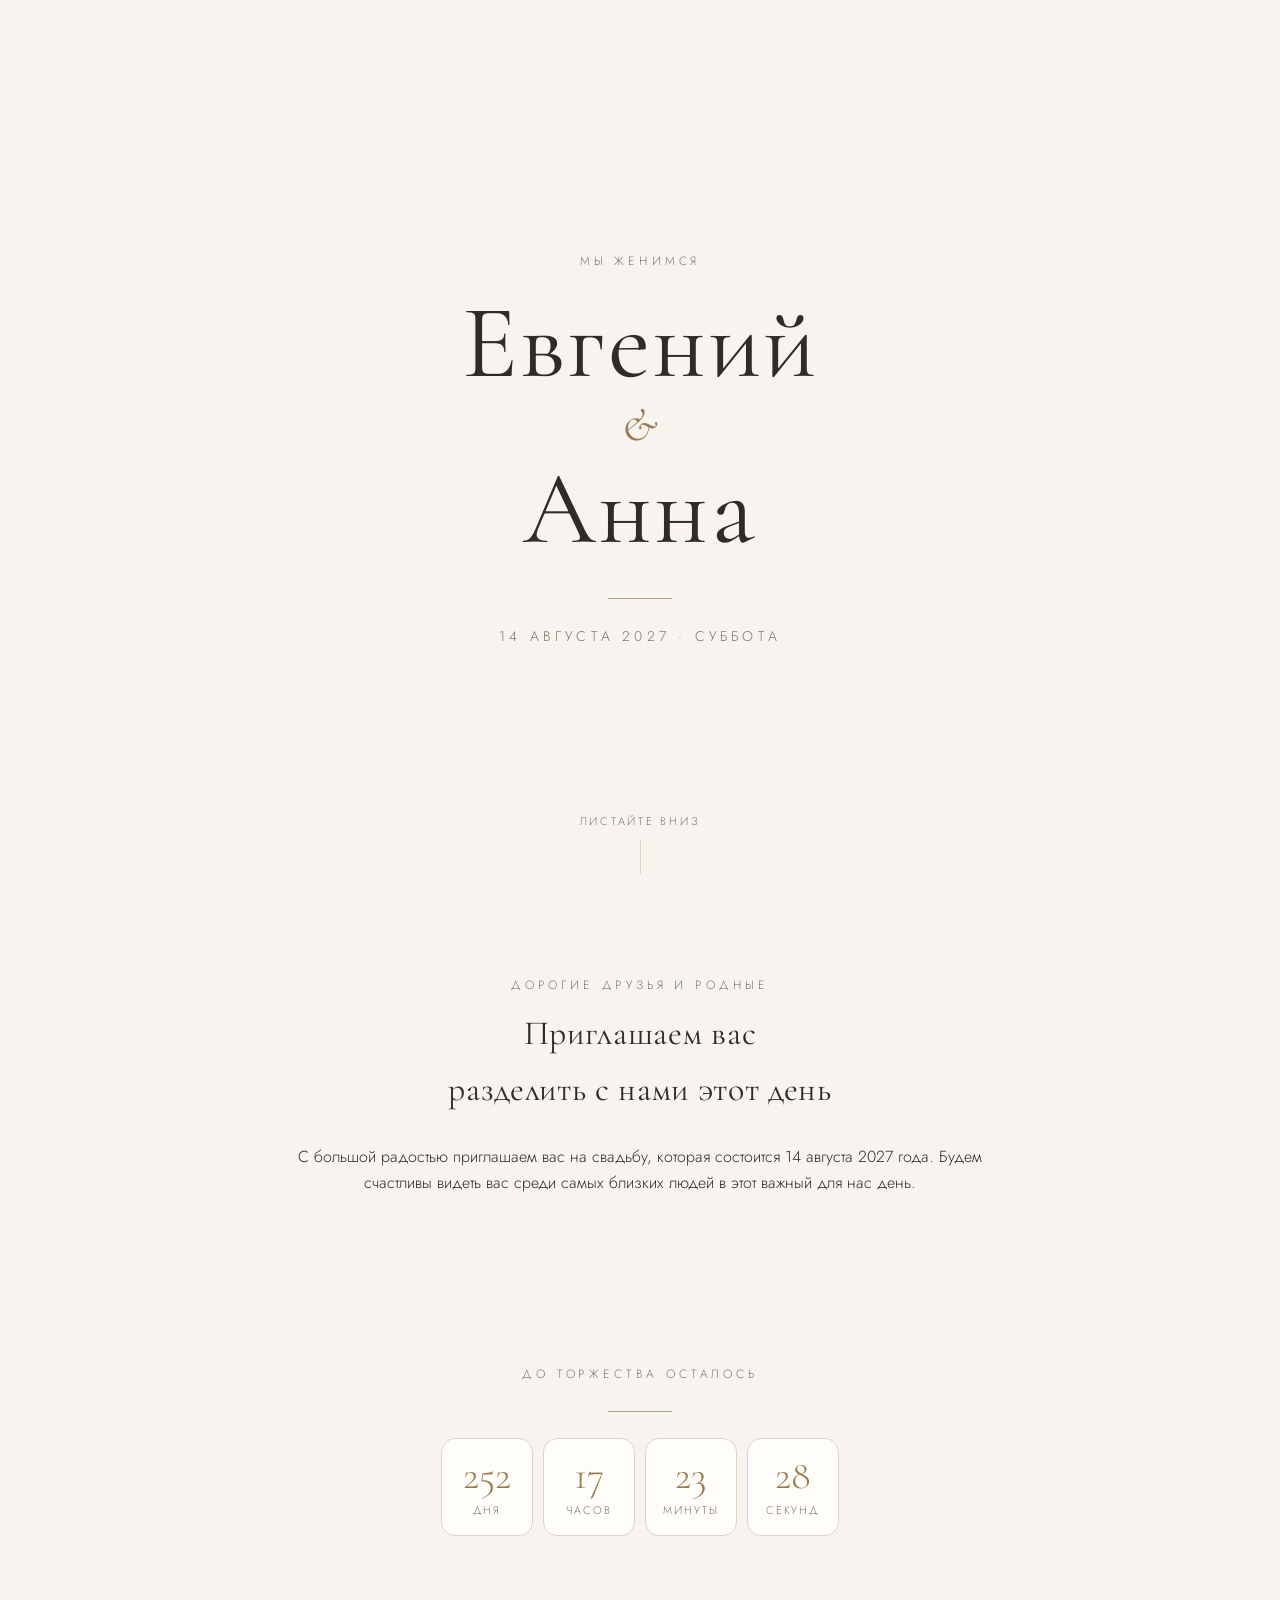
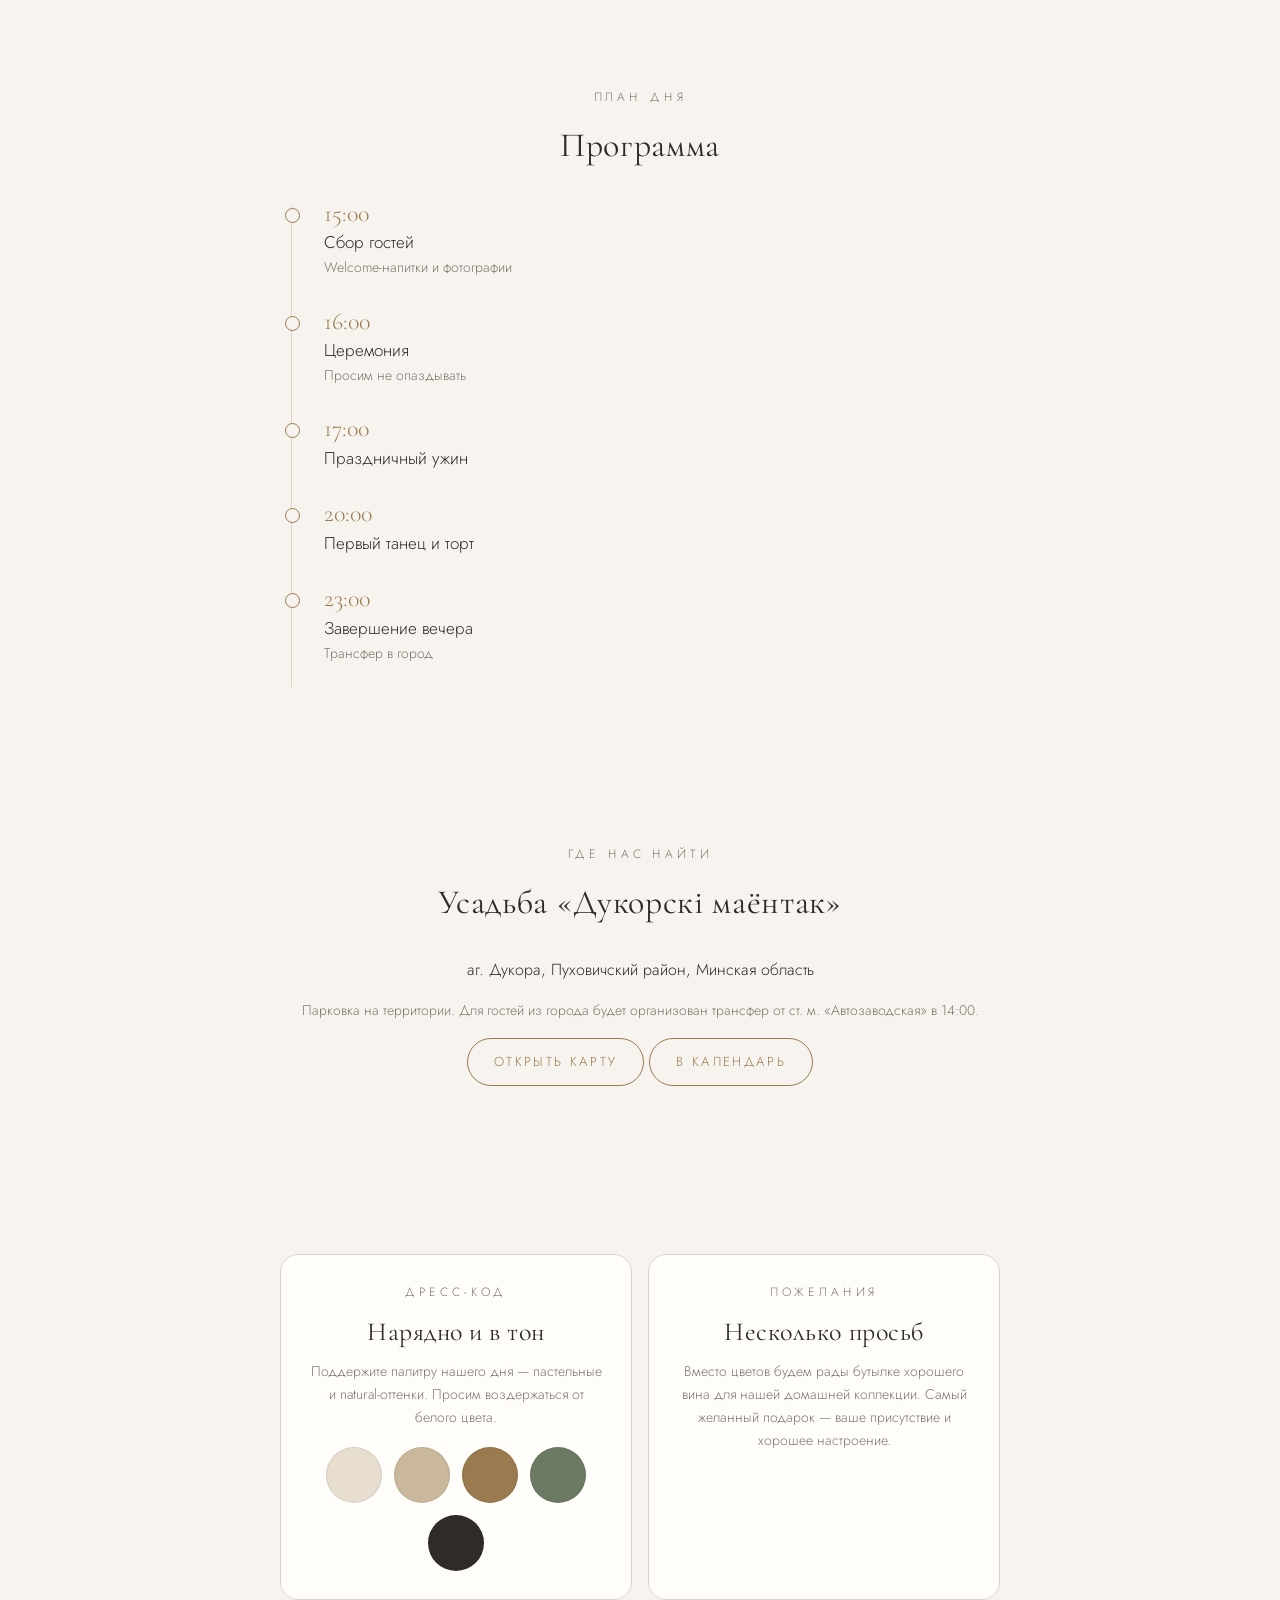
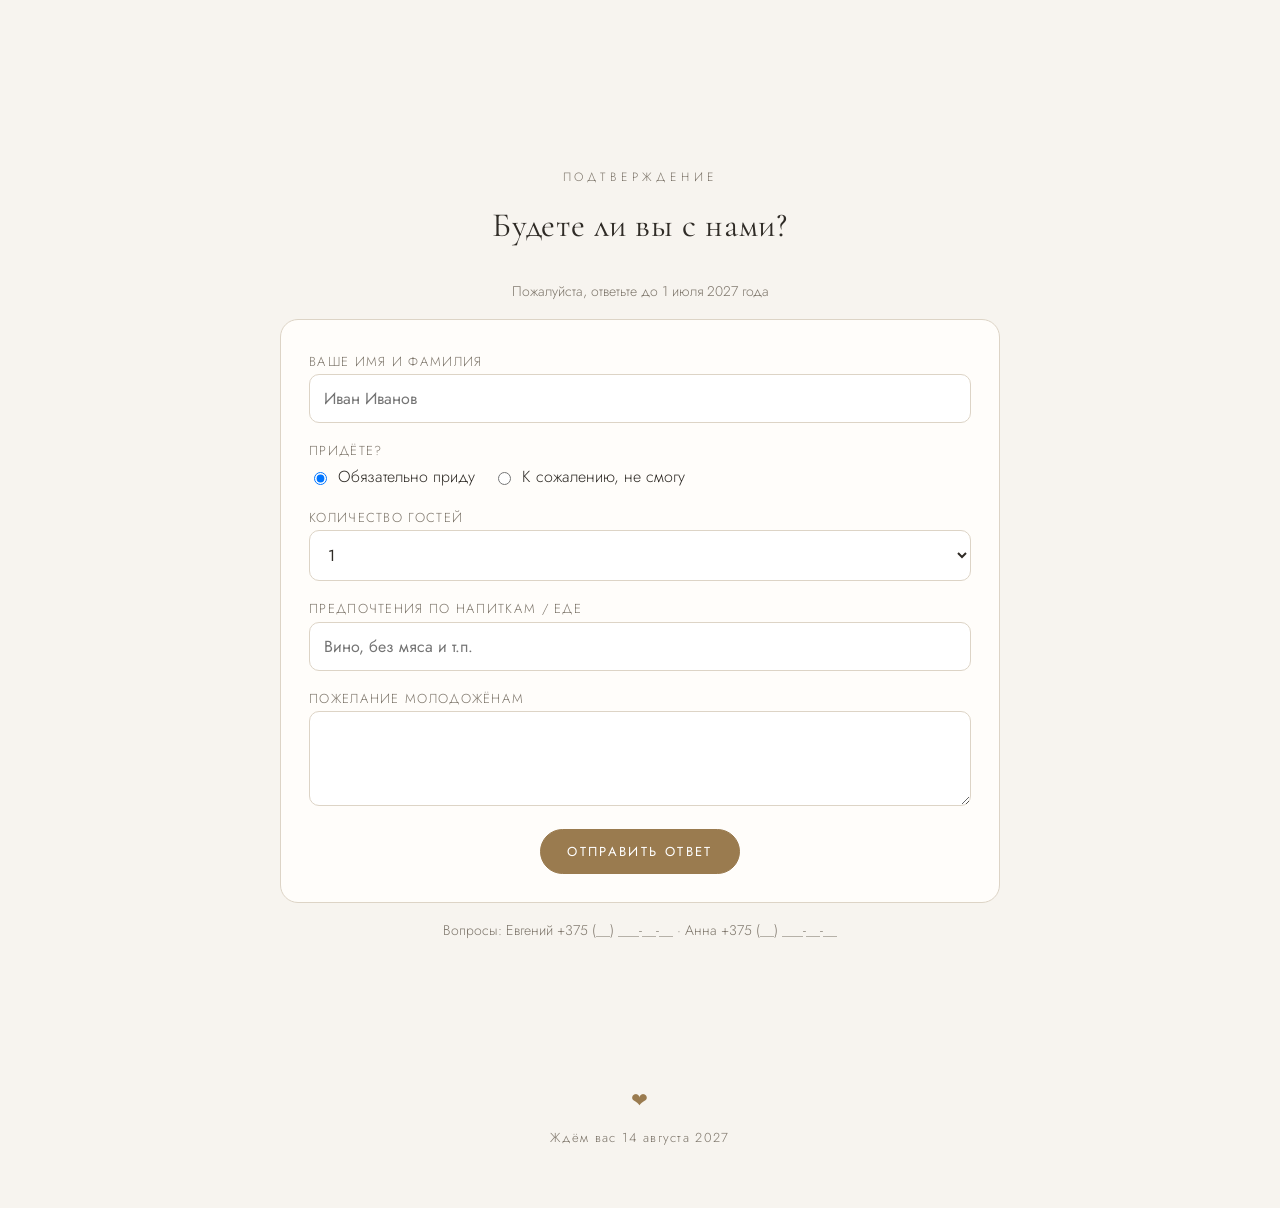
<file: index.html>
<!DOCTYPE html>
<html lang="ru">
<head>
<meta charset="utf-8">
<meta name="viewport" content="width=device-width, initial-scale=1">
<title>Приглашение на свадьбу</title>
<meta name="description" content="Приглашаем вас на нашу свадьбу">
<link rel="preconnect" href="https://fonts.googleapis.com">
<link rel="preconnect" href="https://fonts.gstatic.com" crossorigin>
<link href="https://fonts.googleapis.com/css2?family=Cormorant+Garamond:ital,wght@0,300;0,400;0,600;1,300&family=Jost:wght@300;400;500&display=swap" rel="stylesheet">
<style>
  :root{
    --bg:#f7f4ef;
    --ink:#2f2b26;
    --muted:#7d756a;
    --accent:#9a7b4f;
    --line:#ddd4c6;
    --card:#fffdfa;
  }
  *{box-sizing:border-box}
  html{scroll-behavior:smooth}
  body{
    margin:0;background:var(--bg);color:var(--ink);
    font-family:'Jost',system-ui,sans-serif;font-weight:300;
    line-height:1.65;-webkit-font-smoothing:antialiased;
  }
  h1,h2,h3,.serif{font-family:'Cormorant Garamond',Georgia,serif;font-weight:400;letter-spacing:.02em}
  section{padding:76px 20px;max-width:760px;margin:0 auto}
  .center{text-align:center}
  .eyebrow{
    text-transform:uppercase;letter-spacing:.32em;font-size:12px;color:var(--muted);
  }
  h2{font-size:34px;margin:10px 0 26px}
  p{margin:0 0 16px}

  /* ---------- HERO ---------- */
  .hero{
    min-height:100svh;display:flex;flex-direction:column;align-items:center;justify-content:center;
    text-align:center;padding:40px 20px;position:relative;
    background:
      linear-gradient(180deg,rgba(247,244,239,.55),rgba(247,244,239,.92)),
      var(--hero-img) center/cover no-repeat;
  }
  .hero .names{font-size:clamp(46px,13vw,104px);line-height:1.02;margin:18px 0 10px}
  .hero .amp{display:block;font-style:italic;font-size:.45em;color:var(--accent);margin:6px 0}
  .hero .date{letter-spacing:.3em;text-transform:uppercase;font-size:14px;color:var(--muted)}
  .rule{width:64px;height:1px;background:var(--accent);margin:26px auto;opacity:.7}
  .scroll{position:absolute;bottom:26px;font-size:11px;letter-spacing:.25em;color:var(--muted);text-transform:uppercase}
  .scroll::after{content:"";display:block;width:1px;height:34px;background:var(--line);margin:10px auto 0;animation:drop 1.8s infinite}
  @keyframes drop{0%,100%{opacity:.3;transform:scaleY(.5)}50%{opacity:1;transform:scaleY(1)}}

  /* ---------- COUNTDOWN ---------- */
  .countdown{display:flex;gap:10px;justify-content:center;flex-wrap:wrap;margin-top:8px}
  .cd-cell{
    background:var(--card);border:1px solid var(--line);border-radius:14px;
    padding:16px 10px;min-width:92px;
  }
  .cd-num{font-family:'Cormorant Garamond',serif;font-size:40px;line-height:1;color:var(--accent)}
  .cd-lbl{font-size:11px;letter-spacing:.18em;text-transform:uppercase;color:var(--muted);margin-top:6px}

  /* ---------- TIMELINE ---------- */
  .timeline{list-style:none;padding:0;margin:0;position:relative}
  .timeline::before{content:"";position:absolute;left:11px;top:6px;bottom:6px;width:1px;background:var(--line)}
  .timeline li{position:relative;padding:0 0 28px 44px}
  .timeline li::before{
    content:"";position:absolute;left:5px;top:8px;width:13px;height:13px;border-radius:50%;
    background:var(--bg);border:1px solid var(--accent);
  }
  .t-time{color:var(--accent);font-family:'Cormorant Garamond',serif;font-size:24px;line-height:1.2}
  .t-title{font-size:17px}
  .t-note{color:var(--muted);font-size:14px}

  /* ---------- CARDS ---------- */
  .card{
    background:var(--card);border:1px solid var(--line);border-radius:18px;padding:28px;margin-bottom:16px;
  }
  .grid2{display:grid;gap:16px;grid-template-columns:1fr 1fr}
  @media(max-width:620px){.grid2{grid-template-columns:1fr}}
  .btn{
    display:inline-block;border:1px solid var(--accent);color:var(--accent);
    padding:12px 26px;border-radius:999px;text-decoration:none;font-size:13px;
    letter-spacing:.18em;text-transform:uppercase;background:transparent;cursor:pointer;
    transition:.25s;font-family:'Jost',sans-serif;
  }
  .btn:hover{background:var(--accent);color:#fff}
  .btn-solid{background:var(--accent);color:#fff}
  .btn-solid:hover{background:#80653f;border-color:#80653f}

  /* ---------- DRESS CODE ---------- */
  .palette{display:flex;gap:12px;justify-content:center;flex-wrap:wrap;margin-top:18px}
  .sw{width:56px;height:56px;border-radius:50%;border:1px solid rgba(0,0,0,.08)}

  /* ---------- FORM ---------- */
  form{display:grid;gap:14px;text-align:left}
  label{font-size:13px;letter-spacing:.1em;text-transform:uppercase;color:var(--muted)}
  input,select,textarea{
    width:100%;padding:12px 14px;border:1px solid var(--line);border-radius:10px;
    background:#fff;font-family:inherit;font-size:16px;color:var(--ink);
  }
  input:focus,select:focus,textarea:focus{outline:none;border-color:var(--accent)}
  .radio-row{display:flex;gap:18px;flex-wrap:wrap}
  .radio-row label{display:flex;align-items:center;gap:8px;text-transform:none;letter-spacing:0;font-size:16px;color:var(--ink)}
  .radio-row input{width:auto}
  .msg{display:none;text-align:center;padding:18px;border:1px dashed var(--accent);border-radius:12px;color:var(--accent)}

  footer{padding:50px 20px 60px;text-align:center;color:var(--muted);font-size:13px;letter-spacing:.1em}
  footer .heart{color:var(--accent);font-size:20px;display:block;margin-bottom:10px}

  /* ---------- ANIMATION ---------- */
  .reveal{opacity:0;transform:translateY(24px);transition:opacity .9s ease,transform .9s ease}
  .reveal.visible{opacity:1;transform:none}
  @media (prefers-reduced-motion:reduce){.reveal{opacity:1;transform:none;transition:none}}
</style>
</head>
<body>

<!-- ============ ОБЛОЖКА ============ -->
<header class="hero" id="top">
  <div class="eyebrow" id="hero-eyebrow">Мы женимся</div>
  <h1 class="names"><span id="name1">Евгений</span><span class="amp serif">&amp;</span><span id="name2">Анна</span></h1>
  <div class="rule"></div>
  <div class="date" id="hero-date"></div>
  <div class="scroll">Листайте вниз</div>
</header>

<!-- ============ ПРИГЛАШЕНИЕ ============ -->
<section class="center reveal">
  <div class="eyebrow">Дорогие друзья и родные</div>
  <h2>Приглашаем вас<br>разделить с нами этот день</h2>
  <p id="invite-text"></p>
</section>

<!-- ============ ТАЙМЕР ============ -->
<section class="center reveal">
  <div class="eyebrow">До торжества осталось</div>
  <div class="rule"></div>
  <div class="countdown" id="countdown"></div>
</section>

<!-- ============ ПРОГРАММА ============ -->
<section class="reveal">
  <div class="center"><div class="eyebrow">План дня</div><h2>Программа</h2></div>
  <ul class="timeline" id="timeline"></ul>
</section>

<!-- ============ МЕСТО ============ -->
<section class="center reveal">
  <div class="eyebrow">Где нас найти</div>
  <h2 id="venue-name"></h2>
  <p id="venue-address"></p>
  <p id="venue-note" class="t-note"></p>
  <p>
    <a class="btn" id="map-link" target="_blank" rel="noopener">Открыть карту</a>
    <a class="btn" id="cal-link" download="wedding.ics">В календарь</a>
  </p>
</section>

<!-- ============ ДРЕСС-КОД И ДЕТАЛИ ============ -->
<section class="reveal">
  <div class="grid2">
    <div class="card center">
      <div class="eyebrow">Дресс-код</div>
      <h2 style="font-size:26px;margin:8px 0 6px">Нарядно и в тон</h2>
      <p class="t-note" id="dress-note"></p>
      <div class="palette" id="palette"></div>
    </div>
    <div class="card center">
      <div class="eyebrow">Пожелания</div>
      <h2 style="font-size:26px;margin:8px 0 6px">Несколько просьб</h2>
      <p class="t-note" id="wishes"></p>
    </div>
  </div>
</section>

<!-- ============ RSVP ============ -->
<section class="reveal" id="rsvp">
  <div class="center"><div class="eyebrow">Подтверждение</div><h2>Будете ли вы с нами?</h2>
  <p class="t-note" id="rsvp-deadline"></p></div>
  <div class="card">
    <form id="rsvp-form">
      <div>
        <label for="guest">Ваше имя и фамилия</label>
        <input id="guest" name="guest" required autocomplete="name" placeholder="Иван Иванов">
      </div>
      <div>
        <label>Придёте?</label>
        <div class="radio-row">
          <label><input type="radio" name="attend" value="Приду" checked> Обязательно приду</label>
          <label><input type="radio" name="attend" value="Не смогу"> К сожалению, не смогу</label>
        </div>
      </div>
      <div>
        <label for="persons">Количество гостей</label>
        <select id="persons" name="persons">
          <option>1</option><option>2</option><option>3</option><option>4</option>
        </select>
      </div>
      <div>
        <label for="drinks">Предпочтения по напиткам / еде</label>
        <input id="drinks" name="drinks" placeholder="Вино, без мяса и т.п.">
      </div>
      <div>
        <label for="note">Пожелание молодожёнам</label>
        <textarea id="note" name="note" rows="3"></textarea>
      </div>
      <div class="center"><button class="btn btn-solid" type="submit">Отправить ответ</button></div>
    </form>
    <div class="msg" id="rsvp-ok">Спасибо! Мы получили ваш ответ и очень ждём встречи.</div>
  </div>
  <p class="center t-note" id="contacts"></p>
</section>

<footer>
  <span class="heart">&#10084;</span>
  <span id="footer-text"></span>
</footer>

<script>
/* =======================================================================
   НАСТРОЙКИ — меняйте только этот блок
   ======================================================================= */
const CONFIG = {
  // Имена жениха и невесты
  name1: "Евгений",
  name2: "Анна",

  // Дата и время начала (год, месяц-1, день, часы, минуты)
  // ВНИМАНИЕ: месяц считается с нуля! Январь = 0, август = 7
  date: new Date(2027, 7, 14, 15, 0),
  dateText: "14 августа 2027 · суббота",
  durationHours: 8,            // длительность для файла календаря

  // Фото-обложка: вставьте ссылку на картинку или положите рядом photo.jpg
  heroImage: "https://images.unsplash.com/photo-1519741497674-611481863552?auto=format&fit=crop&w=1600&q=80",

  inviteText: "С большой радостью приглашаем вас на свадьбу, которая состоится 14 августа 2027 года. Будем счастливы видеть вас среди самых близких людей в этот важный для нас день.",

  // Программа дня
  timeline: [
    { time: "15:00", title: "Сбор гостей",      note: "Welcome-напитки и фотографии" },
    { time: "16:00", title: "Церемония",        note: "Просим не опаздывать" },
    { time: "17:00", title: "Праздничный ужин", note: "" },
    { time: "20:00", title: "Первый танец и торт", note: "" },
    { time: "23:00", title: "Завершение вечера", note: "Трансфер в город" }
  ],

  // Место проведения
  venueName: "Усадьба «Дукорскі маёнтак»",
  venueAddress: "аг. Дукора, Пуховичский район, Минская область",
  venueNote: "Парковка на территории. Для гостей из города будет организован трансфер от ст. м. «Автозаводская» в 14:00.",
  mapUrl: "https://yandex.by/maps/?text=Дукорскі маёнтак",

  // Дресс-код
  dressNote: "Поддержите палитру нашего дня — пастельные и natural-оттенки. Просим воздержаться от белого цвета.",
  palette: ["#e7ded0", "#c9b89c", "#9a7b4f", "#6d7a63", "#2f2b26"],

  wishes: "Вместо цветов будем рады бутылке хорошего вина для нашей домашней коллекции. Самый желанный подарок — ваше присутствие и хорошее настроение.",

  // RSVP
  rsvpDeadline: "Пожалуйста, ответьте до 1 июля 2027 года",
  // Куда приходят ответы: "mailto" — письмо на почту, "form" — ваш Google-форма/Formspree endpoint
  rsvpMode: "mailto",
  rsvpEmail: "evgeniybaturel@gmail.com",
  rsvpEndpoint: "",            // напр. https://formspree.io/f/xxxxxxx  (тогда rsvpMode: "form")

  contacts: "Вопросы: Евгений +375 (__) ___-__-__ · Анна +375 (__) ___-__-__",
  footerText: "Ждём вас 14 августа 2027"
};
/* ================== НИЖЕ МЕНЯТЬ НЕ НУЖНО ============================== */

const $ = (s) => document.querySelector(s);

/* --- подстановка текстов --- */
document.title = CONFIG.name1 + " & " + CONFIG.name2 + " — приглашение на свадьбу";
document.documentElement.style.setProperty("--hero-img", "url('" + CONFIG.heroImage + "')");
$("#name1").textContent = CONFIG.name1;
$("#name2").textContent = CONFIG.name2;
$("#hero-date").textContent = CONFIG.dateText;
$("#invite-text").textContent = CONFIG.inviteText;
$("#venue-name").textContent = CONFIG.venueName;
$("#venue-address").textContent = CONFIG.venueAddress;
$("#venue-note").textContent = CONFIG.venueNote;
$("#map-link").href = CONFIG.mapUrl;
$("#dress-note").textContent = CONFIG.dressNote;
$("#wishes").textContent = CONFIG.wishes;
$("#rsvp-deadline").textContent = CONFIG.rsvpDeadline;
$("#contacts").textContent = CONFIG.contacts;
$("#footer-text").textContent = CONFIG.footerText;

/* --- программа --- */
$("#timeline").innerHTML = CONFIG.timeline.map(function (i) {
  return '<li><div class="t-time">' + i.time + '</div>' +
         '<div class="t-title">' + i.title + '</div>' +
         (i.note ? '<div class="t-note">' + i.note + '</div>' : '') + '</li>';
}).join("");

/* --- палитра дресс-кода --- */
$("#palette").innerHTML = CONFIG.palette.map(function (c) {
  return '<span class="sw" style="background:' + c + '"></span>';
}).join("");

/* --- обратный отсчёт --- */
function plural(n, forms) {           // [день, дня, дней]
  var n10 = n % 10, n100 = n % 100;
  if (n10 === 1 && n100 !== 11) return forms[0];
  if (n10 >= 2 && n10 <= 4 && (n100 < 10 || n100 >= 20)) return forms[1];
  return forms[2];
}
function tick() {
  var diff = CONFIG.date - new Date();
  var box = $("#countdown");
  if (diff <= 0) { box.innerHTML = '<div class="cd-cell" style="min-width:auto;padding:16px 28px"><div class="cd-num">Сегодня!</div></div>'; return; }
  var s = Math.floor(diff / 1000),
      d = Math.floor(s / 86400),
      h = Math.floor(s % 86400 / 3600),
      m = Math.floor(s % 3600 / 60),
      sec = s % 60;
  var cells = [
    [d, plural(d, ["день", "дня", "дней"])],
    [h, plural(h, ["час", "часа", "часов"])],
    [m, plural(m, ["минута", "минуты", "минут"])],
    [sec, plural(sec, ["секунда", "секунды", "секунд"])]
  ];
  box.innerHTML = cells.map(function (c) {
    return '<div class="cd-cell"><div class="cd-num">' + c[0] + '</div><div class="cd-lbl">' + c[1] + '</div></div>';
  }).join("");
}
tick(); setInterval(tick, 1000);

/* --- файл календаря .ics --- */
(function () {
  function z(n){ return (n < 10 ? "0" : "") + n; }
  function ics(dt){
    return dt.getUTCFullYear() + z(dt.getUTCMonth()+1) + z(dt.getUTCDate()) + "T" +
           z(dt.getUTCHours()) + z(dt.getUTCMinutes()) + "00Z";
  }
  var end = new Date(CONFIG.date.getTime() + CONFIG.durationHours * 3600 * 1000);
  var body = [
    "BEGIN:VCALENDAR","VERSION:2.0","PRODID:-//wedding//RU","BEGIN:VEVENT",
    "UID:" + Date.now() + "@wedding",
    "DTSTAMP:" + ics(new Date()),
    "DTSTART:" + ics(CONFIG.date),
    "DTEND:" + ics(end),
    "SUMMARY:Свадьба " + CONFIG.name1 + " и " + CONFIG.name2,
    "LOCATION:" + CONFIG.venueName + ", " + CONFIG.venueAddress,
    "END:VEVENT","END:VCALENDAR"
  ].join("\r\n");
  $("#cal-link").href = "data:text/calendar;charset=utf-8," + encodeURIComponent(body);
})();

/* --- RSVP --- */
$("#rsvp-form").addEventListener("submit", function (e) {
  e.preventDefault();
  var f = e.target;
  var data = {
    guest: f.guest.value,
    attend: f.attend.value,
    persons: f.persons.value,
    drinks: f.drinks.value,
    note: f.note.value
  };
  function done() {
    f.style.display = "none";
    $("#rsvp-ok").style.display = "block";
  }
  if (CONFIG.rsvpMode === "form" && CONFIG.rsvpEndpoint) {
    fetch(CONFIG.rsvpEndpoint, {
      method: "POST",
      headers: { "Accept": "application/json", "Content-Type": "application/json" },
      body: JSON.stringify(data)
    }).then(done).catch(function(){ alert("Не удалось отправить. Напишите нам, пожалуйста, сообщением."); });
  } else {
    var text = "Гость: " + data.guest + "\nОтвет: " + data.attend +
               "\nКоличество: " + data.persons + "\nПредпочтения: " + data.drinks +
               "\nПожелание: " + data.note;
    window.location.href = "mailto:" + CONFIG.rsvpEmail +
      "?subject=" + encodeURIComponent("RSVP: " + data.guest) +
      "&body=" + encodeURIComponent(text);
    done();
  }
});

/* --- появление блоков при прокрутке --- */
var io = new IntersectionObserver(function (entries) {
  entries.forEach(function (en) { if (en.isIntersecting) { en.target.classList.add("visible"); io.unobserve(en.target); } });
}, { threshold: 0.15 });
document.querySelectorAll(".reveal").forEach(function (el) { io.observe(el); });
</script>
</body>
</html>
</file>
